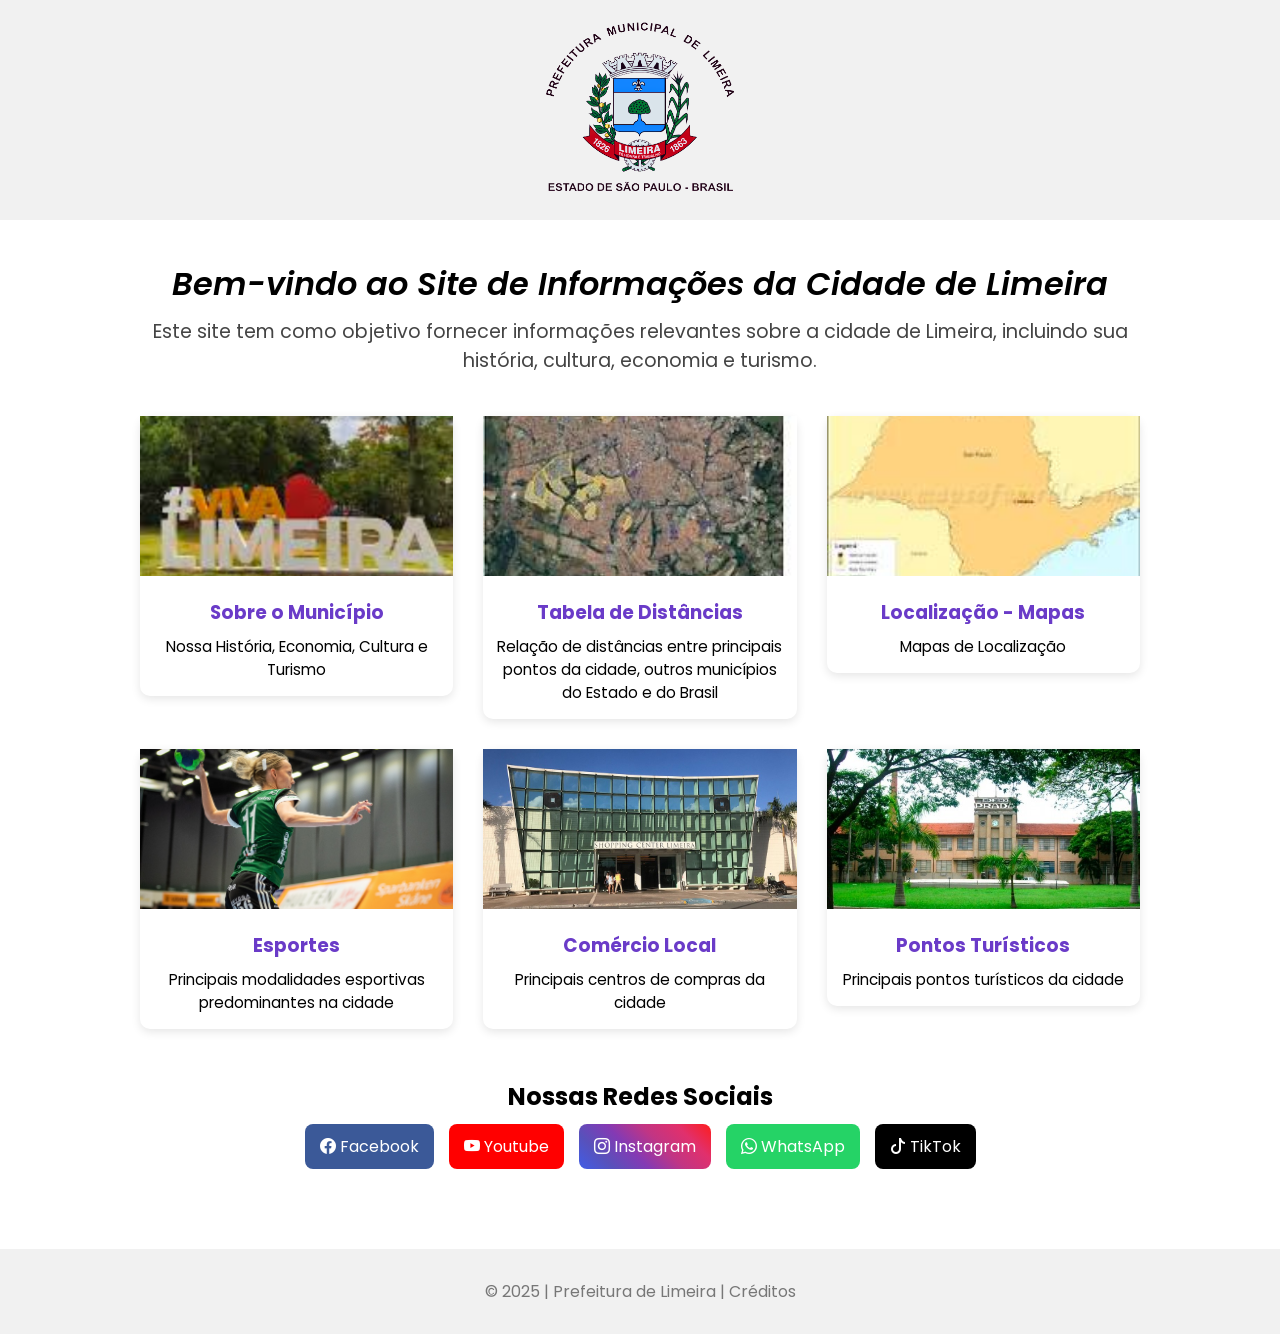
<file: index.html>
<!DOCTYPE html>
<html lang="pt-BR">
<head>
    <meta charset="UTF-8">
    <meta name="viewport" content="width=device-width, initial-scale=1.0">
    <title>Prefeitura do Município de Limeira</title>
    <meta name="description" content="Site de informações sobre a Cidade de Limeira">
    <link rel="stylesheet" href="style_lim.css">
</head>
<body>
    <!-- Esta seção é o cabeçalho (apertar control e ;) -->
    <header>
        <img src="fotos/brasao.png" alt="Brasão da Prefeitura">
    </header>

    <main>
        <section class="destaque">
            <h1>Bem-vindo ao Site de Informações da Cidade de Limeira</h1>
            <p>Este site tem como objetivo fornecer informações relevantes sobre a cidade de Limeira, incluindo sua história, cultura, economia e turismo.</p>
            </div>
        </section>

        <section class="grid-home">

            <a href="municipio.html">
                <div class="card">
                    <img src="fotos/Banner.png" alt="Imagem do card da página município">
                    <h3>Sobre o Município</h3>
                    <p>Nossa História, Economia, Cultura e Turismo</p>
                </div>
            </a>

            <a href="distancia.html">
                <div class="card">
                    <img src="fotos/distancia.jpg" alt="Imagem do card da página distância">
                    <h3>Tabela de Distâncias</h3>
                    <p>Relação de distâncias entre principais pontos da cidade, outros municípios do Estado e do Brasil</p>
                </div>
            </a>
            
            <a href="localizacao.html">
               <div class="card">
                    <img src="fotos/mapa.jpg" alt="Imagem do card da página localização">
                    <h3>Localização - Mapas</h3>
                    <p>Mapas de Localização</p>
                </div>
            </a>

            <a href="esportes.html">
               <div class="card">
                    <img src="fotos/esportes.jpg" alt="Imagem do card da página esportes">
                    <h3>Esportes</h3>
                    <p>Principais modalidades esportivas predominantes na cidade</p>
               </div>
            </a>

            <a href="comercio.html">
                <div class="card">
                    <img src="fotos/Shoping Limeira.jpg"Imagem do card da página comércio">
                    <h3>Comércio Local</h3>
                    <p>Principais centros de compras da cidade</p>
                </div>
            </a>

            <a href="pontos.html">
               <div class="card">
                    <img src="fotos/edificio_prada.jpg" alt="Imagem do card da página pontos">
                    <h3>Pontos Turísticos</h3>
                    <p>Principais pontos turísticos da cidade</p>
               </div>
            </a>

            

            </section>

        <H2>Nossas Redes Sociais</H2>
        <section class="redes-sociais">
            <a href="https://Facebook.com" target="_blank"><i class="bi bi-facebook"></i> Facebook</a>
            <a href="https://Youtube.com" target="_blank"><i class="bi bi-youtube"></i> Youtube</a>
            <a href="https://Instagram.com" target="_blank"><i class="bi bi-instagram"></i> Instagram</a>
            <a href="https://WhatsApp.com" target="_blank"><i class="bi bi-whatsapp"></i> WhatsApp</a>
            <a href="https://TikTok.com" target="_blank"><i class="bi bi-tiktok"></i> TikTok</a>
        </section>


    </main>
    <footer>
        &copy; 2025 | Prefeitura de Limeira | Créditos 
    </footer>
</body>
</html>
</file>
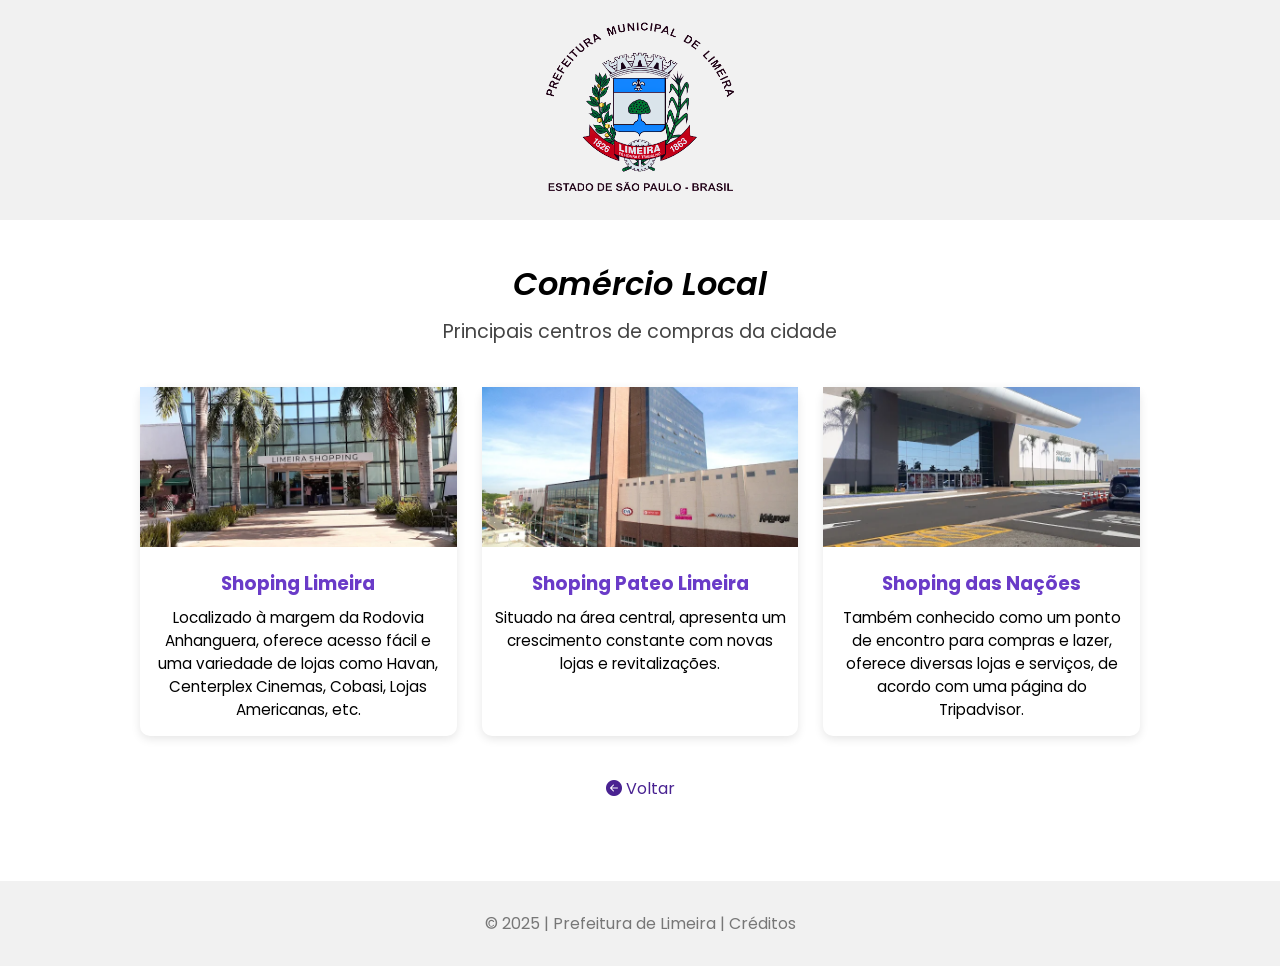
<file: comercio.html>
<!DOCTYPE html>
<html lang="pt-BR">

<head>
    <meta charset="UTF-8">
    <meta name="viewport" content="width=device-width, initial-scale=1.0">
    <title>Prefeitura do Município de Limeira</title>
    <meta name="description" content="Site de informações sobre a Cidade de Limeira">
    <link rel="stylesheet" href="style_lim.css">
</head>

<body>
    <!-- Esta seção é o cabeçalho (apertar control e ;) -->
    <header>
        <img src="fotos/brasao.png" alt="Brasão da Prefeitura">
    </header>

    <main>
        <section class="destaque">
            <h1>Comércio Local</h1>
            <p>Principais centros de compras da cidade</p>
        </section>

        <section class="grid-comercio">
            <div class="card">
                <img src="fotos/limeira_sho.webp" alt="Imagem do card limeira shoping">
                <h3>Shoping Limeira</h3>
                <p>Localizado à margem da Rodovia Anhanguera, oferece acesso fácil e uma variedade de lojas como Havan, Centerplex Cinemas, Cobasi, Lojas Americanas, etc.</p>
            </div>
                        
            <div class="card">
                <img src="fotos/Pateo.webp" alt="Imagem do card pateo limeira">
                <h3>Shoping Pateo Limeira</h3>
                <p>Situado na área central, apresenta um crescimento constante com novas lojas e revitalizações.</p>
            </div>
            
            <div class="card">
                <img src="fotos/nacoes.webp" alt="Imagem do card naçoes">
                <h3>Shoping das Nações</h3>
                <p>Também conhecido como um ponto de encontro para compras e lazer, oferece diversas lojas e serviços, de acordo com uma página do Tripadvisor.</p>
            </div>
                      
                      
        </section>

        <section class="voltar">
            <a href="index.html"> <i class="bi bi-arrow-left-circle-fill"></i> Voltar</a>
        </section>



    </main>
    <footer>
        &copy; 2025 | Prefeitura de Limeira | Créditos
    </footer>
</body>

</html>
</file>
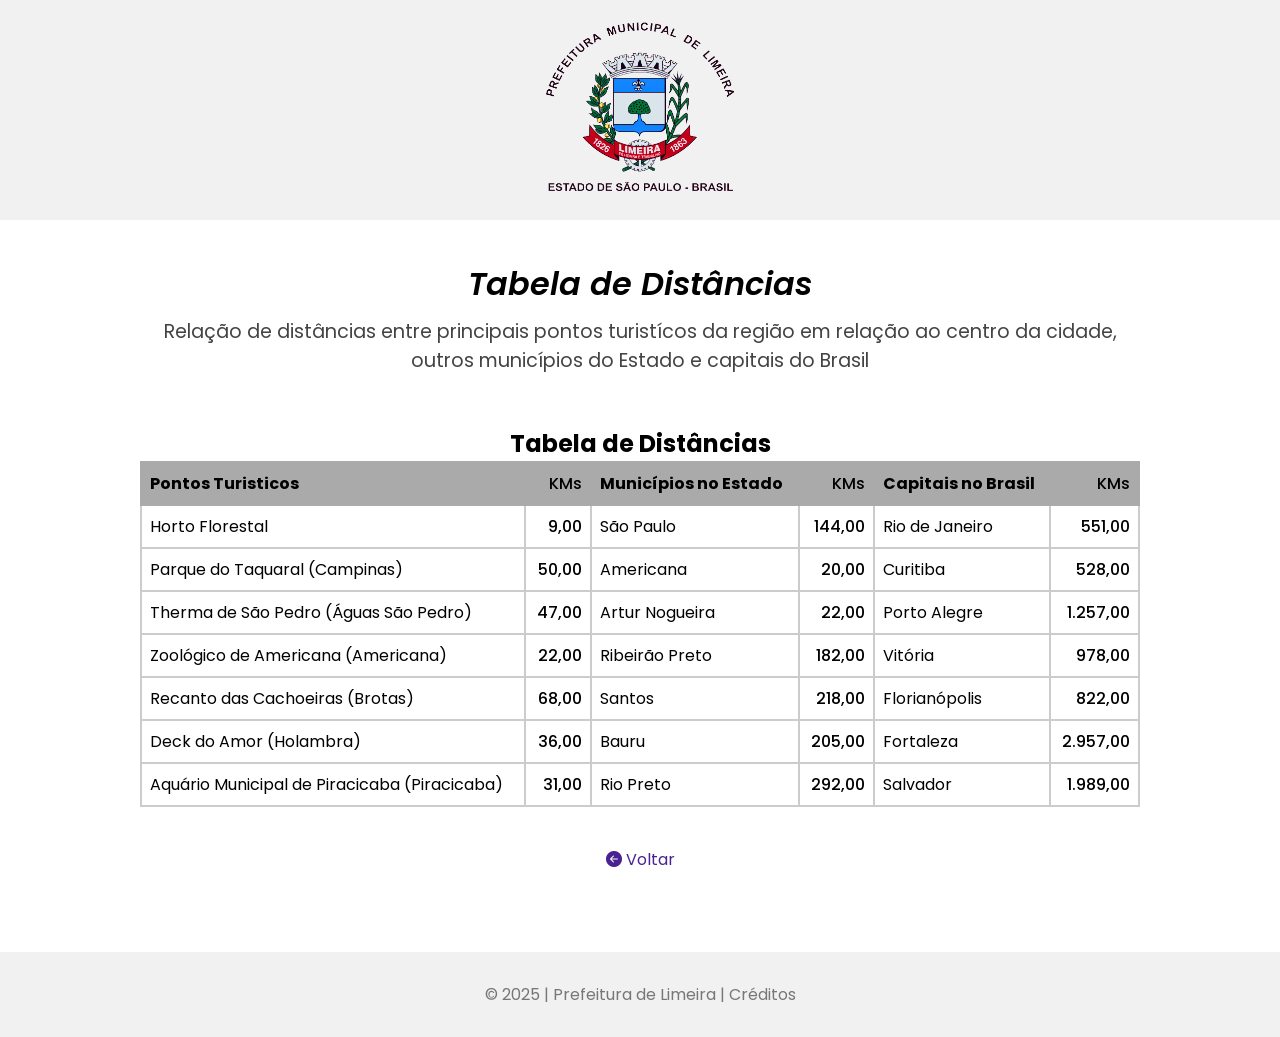
<file: distancia.html>
<!DOCTYPE html>
<html lang="pt-BR">

<head>
    <meta charset="UTF-8">
    <meta name="viewport" content="width=device-width, initial-scale=1.0">
    <title>Prefeitura do Município de Limeira</title>
    <meta name="description" content="Site de informações sobre a Cidade de Limeira">
    <link rel="stylesheet" href="style_lim.css">
</head>

<body>
    <!-- Esta seção é o cabeçalho (apertar control e ;) -->
    <header>
        <img src="fotos/brasao.png" alt="Brasão da Prefeitura">
    </header>

    <main>
        <section class="destaque">
            <h1>Tabela de Distâncias</h1>
            <p>Relação de distâncias entre principais pontos turistícos da região em relação ao centro da cidade, outros municípios do Estado e capitais do Brasil</p>


        </section>
            <h2>Tabela de Distâncias</h2>
            <table class="tabela1">
                <thead>
                    <tr>                                  
                        <th>Pontos Turisticos</th>                                     
                        <th>KMs</th>
                        <th>Municípios no Estado</th>
                        <th>KMs</th>
                        <th>Capitais no Brasil</th>
                        <th>KMs</th>

                    </tr>
                </thead>
                <tbody>
                    <tr>
                        <td>Horto Florestal</td>
                        <td>9,00</td>
                        <td>São Paulo</td>
                        <td>144,00</td>
                        <td>Rio de Janeiro</td>
                        <td>551,00</td>

                    </tr>
                    <tr>
                        <td>Parque do Taquaral (Campinas)</td>
                        <td>50,00</td>
                        <td>Americana</td>
                        <td>20,00</td>
                        <td>Curitiba</td>
                        <td>528,00</td>

                    </tr>
                    <tr>
                        <td>Therma de São Pedro (Águas São Pedro)</td>
                        <td>47,00</td>
                        <td>Artur Nogueira</td>
                        <td>22,00</td>
                        <td>Porto Alegre</td>
                        <td>1.257,00</td>

                    </tr>
                    <tr>
                        <td>Zoológico de Americana (Americana)</td>
                        <td>22,00</td>
                        <td>Ribeirão Preto</td>
                        <td>182,00</td>
                        <td>Vitória</td>
                        <td>978,00</td>

                    </tr>
                    <tr>
                        <td>Recanto das Cachoeiras (Brotas)</td>
                        <td>68,00</td>
                        <td>Santos</td>
                        <td>218,00</td>
                        <td>Florianópolis</td>
                        <td>822,00</td>

                    </tr>
                    <tr>
                        <td>Deck do Amor (Holambra)</td>
                        <td>36,00</td>
                        <td>Bauru</td>
                        <td>205,00</td>
                        <td>Fortaleza</td>
                        <td>2.957,00</td>

                    </tr>
                    <tr>
                        <td>Aquário Municipal de Piracicaba (Piracicaba)</td>
                        <td>31,00</td>
                        <td>Rio Preto</td>
                        <td>292,00</td>
                        <td>Salvador</td>
                        <td>1.989,00</td>

                    </tr>
                </tbody>
            </table>
            
        <section class="servicos">


        </section>

        <section class="voltar">
            <a href="index.html"> <i class="bi bi-arrow-left-circle-fill"></i> Voltar</a>
        </section>



    </main>
    <footer>
        &copy; 2025 | Prefeitura de Limeira | Créditos
    </footer>
</body>

</html>
</file>
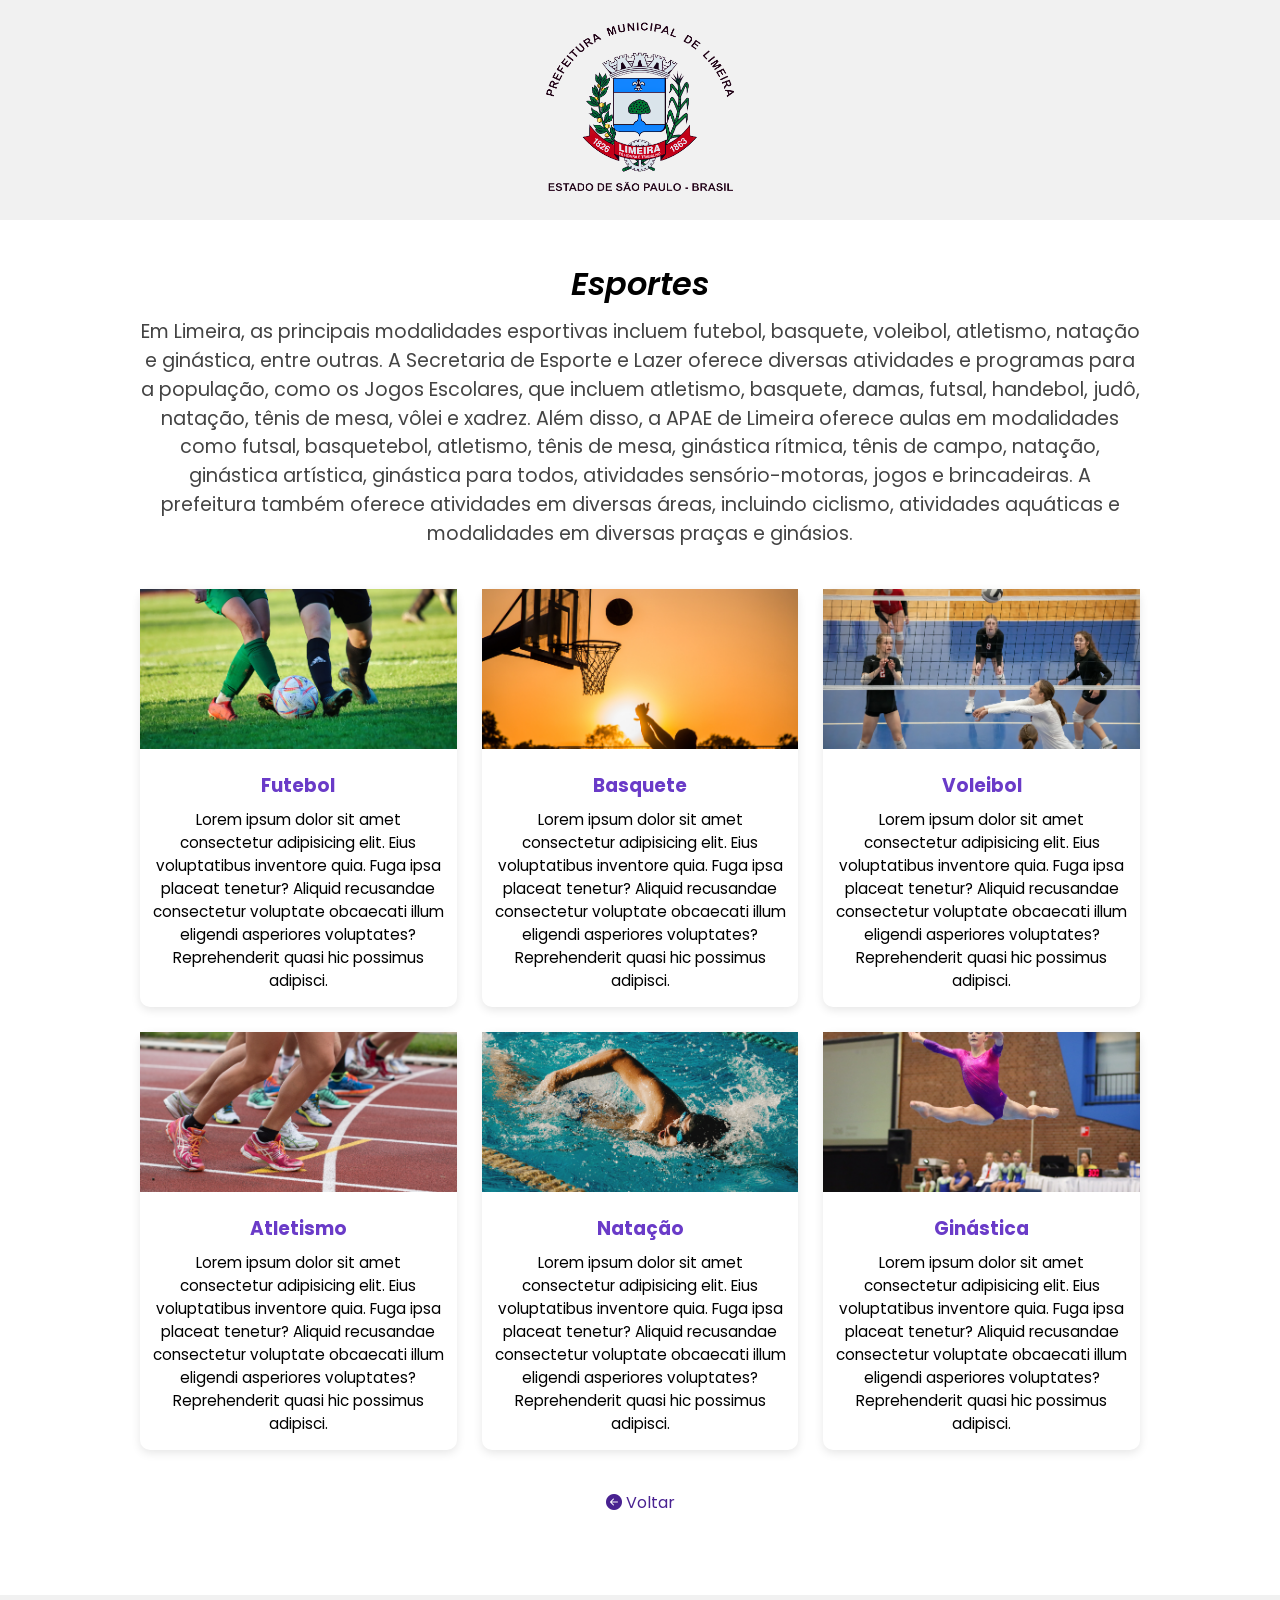
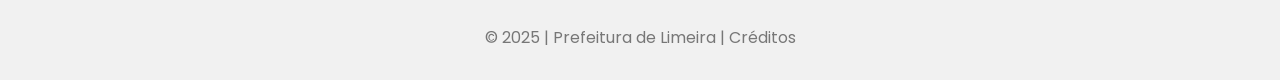
<file: esportes.html>
<!DOCTYPE html>
<html lang="pt-BR">

<head>
    <meta charset="UTF-8">
    <meta name="viewport" content="width=device-width, initial-scale=1.0">
    <title>Prefeitura do Município de Limeira</title>
    <meta name="description" content="Site de informações sobre a Cidade de Limeira">
    <link rel="stylesheet" href="style_lim.css">
</head>

<body>
    <!-- Esta seção é o cabeçalho (apertar control e ;) -->
    <header>
        <img src="fotos/brasao.png" alt="Brasão da Prefeitura">
    </header>

    <main>
        <section class="destaque">
            <h1>Esportes</h1>
            <p>Em Limeira, as principais modalidades esportivas incluem futebol, basquete, voleibol, atletismo, natação e ginástica, entre outras. A Secretaria de Esporte e Lazer oferece diversas atividades e programas para a população, como os Jogos Escolares, que incluem atletismo, basquete, damas, futsal, handebol, judô, natação, tênis de mesa, vôlei e xadrez. Além disso, a APAE de Limeira oferece aulas em modalidades como futsal, basquetebol, atletismo, tênis de mesa, ginástica rítmica, tênis de campo, natação, ginástica artística, ginástica para todos, atividades sensório-motoras, jogos e brincadeiras. A prefeitura também oferece atividades em diversas áreas, incluindo ciclismo, atividades aquáticas e modalidades em diversas praças e ginásios.</p>
        </section>

        <section class="grid-esportes">
            <div class="card">
                <img src="fotos/futebol.png" alt="Imagem do card futebol">
                <h3>Futebol</h3>
                <p>Lorem ipsum dolor sit amet consectetur adipisicing elit. Eius voluptatibus inventore quia. Fuga ipsa placeat tenetur? Aliquid recusandae consectetur voluptate obcaecati illum eligendi asperiores voluptates? Reprehenderit quasi hic possimus adipisci.</p>
            </div>

            <div class="card">
                <img src="fotos/basquete.png" alt="Imagem do card basquete">
                <h3>Basquete</h3>
                <p>Lorem ipsum dolor sit amet consectetur adipisicing elit. Eius voluptatibus inventore quia. Fuga ipsa placeat tenetur? Aliquid recusandae consectetur voluptate obcaecati illum eligendi asperiores voluptates? Reprehenderit quasi hic possimus adipisci.</p>
            </div>
            
            <div class="card">
                <img src="fotos/voleibol.png" alt="Imagem do card voleibol">
                <h3>Voleibol</h3>
                <p>Lorem ipsum dolor sit amet consectetur adipisicing elit. Eius voluptatibus inventore quia. Fuga ipsa placeat tenetur? Aliquid recusandae consectetur voluptate obcaecati illum eligendi asperiores voluptates? Reprehenderit quasi hic possimus adipisci.</p>
            </div>

            <div class="card">
                <img src="fotos/atletismo.png" alt="Imagem do card atletismo">
                <h3>Atletismo</h3>
                <p>Lorem ipsum dolor sit amet consectetur adipisicing elit. Eius voluptatibus inventore quia. Fuga ipsa placeat tenetur? Aliquid recusandae consectetur voluptate obcaecati illum eligendi asperiores voluptates? Reprehenderit quasi hic possimus adipisci.</p>
            </div>
                        
            <div class="card">
                <img src="fotos/natacao.png" alt="Imagem do card natação">
                <h3>Natação</h3>
                <p>Lorem ipsum dolor sit amet consectetur adipisicing elit. Eius voluptatibus inventore quia. Fuga ipsa placeat tenetur? Aliquid recusandae consectetur voluptate obcaecati illum eligendi asperiores voluptates? Reprehenderit quasi hic possimus adipisci.</p>
            </div>

            <div class="card">
                <img src="fotos/ginastica.png" alt="Imagem do card ginástica">
                <h3>Ginástica</h3>
                <p>Lorem ipsum dolor sit amet consectetur adipisicing elit. Eius voluptatibus inventore quia. Fuga ipsa placeat tenetur? Aliquid recusandae consectetur voluptate obcaecati illum eligendi asperiores voluptates? Reprehenderit quasi hic possimus adipisci.</p>
            </div>
          
        </section>

        <section class="voltar">
            <a href="index.html"> <i class="bi bi-arrow-left-circle-fill"></i> Voltar</a>
        </section>



    </main>
    <footer>
        &copy; 2025 | Prefeitura de Limeira | Créditos
    </footer>
</body>

</html>
</file>
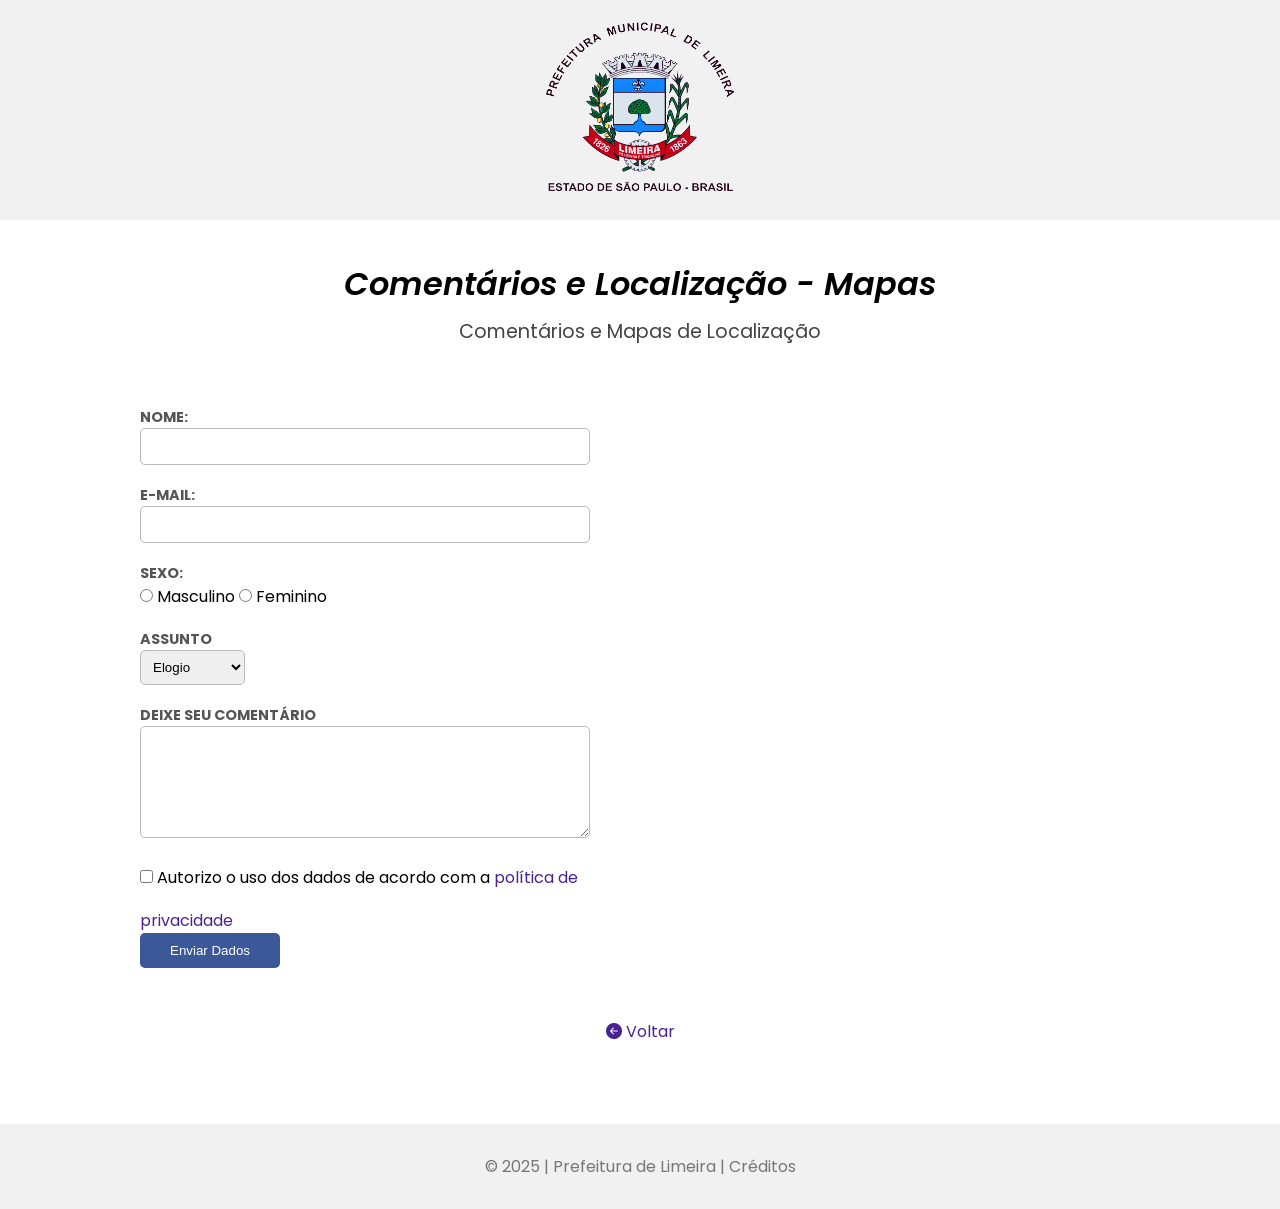
<file: localizacao.html>
<!DOCTYPE html>
<html lang="pt-BR">

<head>
    <meta charset="UTF-8">
    <meta name="viewport" content="width=device-width, initial-scale=1.0">
    <title>Prefeitura do Município de Limeira</title>
    <meta name="description" content="Site de informações sobre a Cidade de Limeira">
    <link rel="stylesheet" href="style_lim.css">
</head>

<body>
    <!-- Esta seção é o cabeçalho (apertar control e ;) -->
    <header>
        <img src="fotos/brasao.png" alt="Brasão da Prefeitura">
    </header>

    <main>
        <section class="destaque">
            <h1>Comentários e Localização - Mapas</h1>
            <p>Comentários e Mapas de Localização</p>


        </section>

        <section class="localizacao">
             <div>
               <form action="" method="post" name="form1" id="form1">
                <div>
                    <label for="">Nome:</label>
                    <input type="text" id="nome" name="nome" required>
                </div>
                <div>
                    <label for="">E-mail:</label>
                    <input type="email" id="correio eletrônico" name="correio eletrônico" required>
                </div>
                <div>
                    <label for="">Sexo:</label>
                    <input type="radio" id="masculino" name="sexo" value="masc"> Masculino
                    <input type="radio" id="feminino" name="sexo" value="fem"> Feminino
                </div>
                <div>
                    <label for="">Assunto</label>
                    <select name="assunto" id="assunto">
                        <option></option>    
                        <option>Crítica</option>
                        <option>Dúvida</option>
                        <option>Sugestão</option>
                        <option selected>Elogio</option>
                        <option>Informação</option>
                        <option>Outro</option>
                    </select>
                </div>
                <div>
                    <label for="">Deixe seu Comentário</label>
                    <textarea name="comentario" id="comentario" rows="6"></textarea>
                </div>
                <div>
                    <input type="checkbox" name="lgpd" id="lgpd" value="sim">
                    Autorizo o uso dos dados de acordo com a <a href="#">política de privacidade</a>
                </div>
                <div>
                    <input type="submit" name="enviar" id="envia" value="Enviar Dados">
                </div>

               </form>

            </div>
            <div>
                <iframe src="https://www.google.com/maps/embed?pb=!4v1749576034282!6m8!1m7!1sCAoSFkNJSE0wb2dLRUlDQWdJQ2N5NXFXY0E.!2m2!1d-22.57210828256127!2d-47.40900458804759!3f250.21993898513426!4f11.623647323535224!5f0.7820865974627469" style="border:0;" allowfullscreen="" loading="lazy" referrerpolicy="no-referrer-when-downgrade"></iframe>
            </div>


        </section>

        <section class="voltar">
            <a href="index.html"> <i class="bi bi-arrow-left-circle-fill"></i> Voltar</a>
        </section>



    </main>
    <footer>
        &copy; 2025 | Prefeitura de Limeira | Créditos
    </footer>
</body>

</html>
</file>
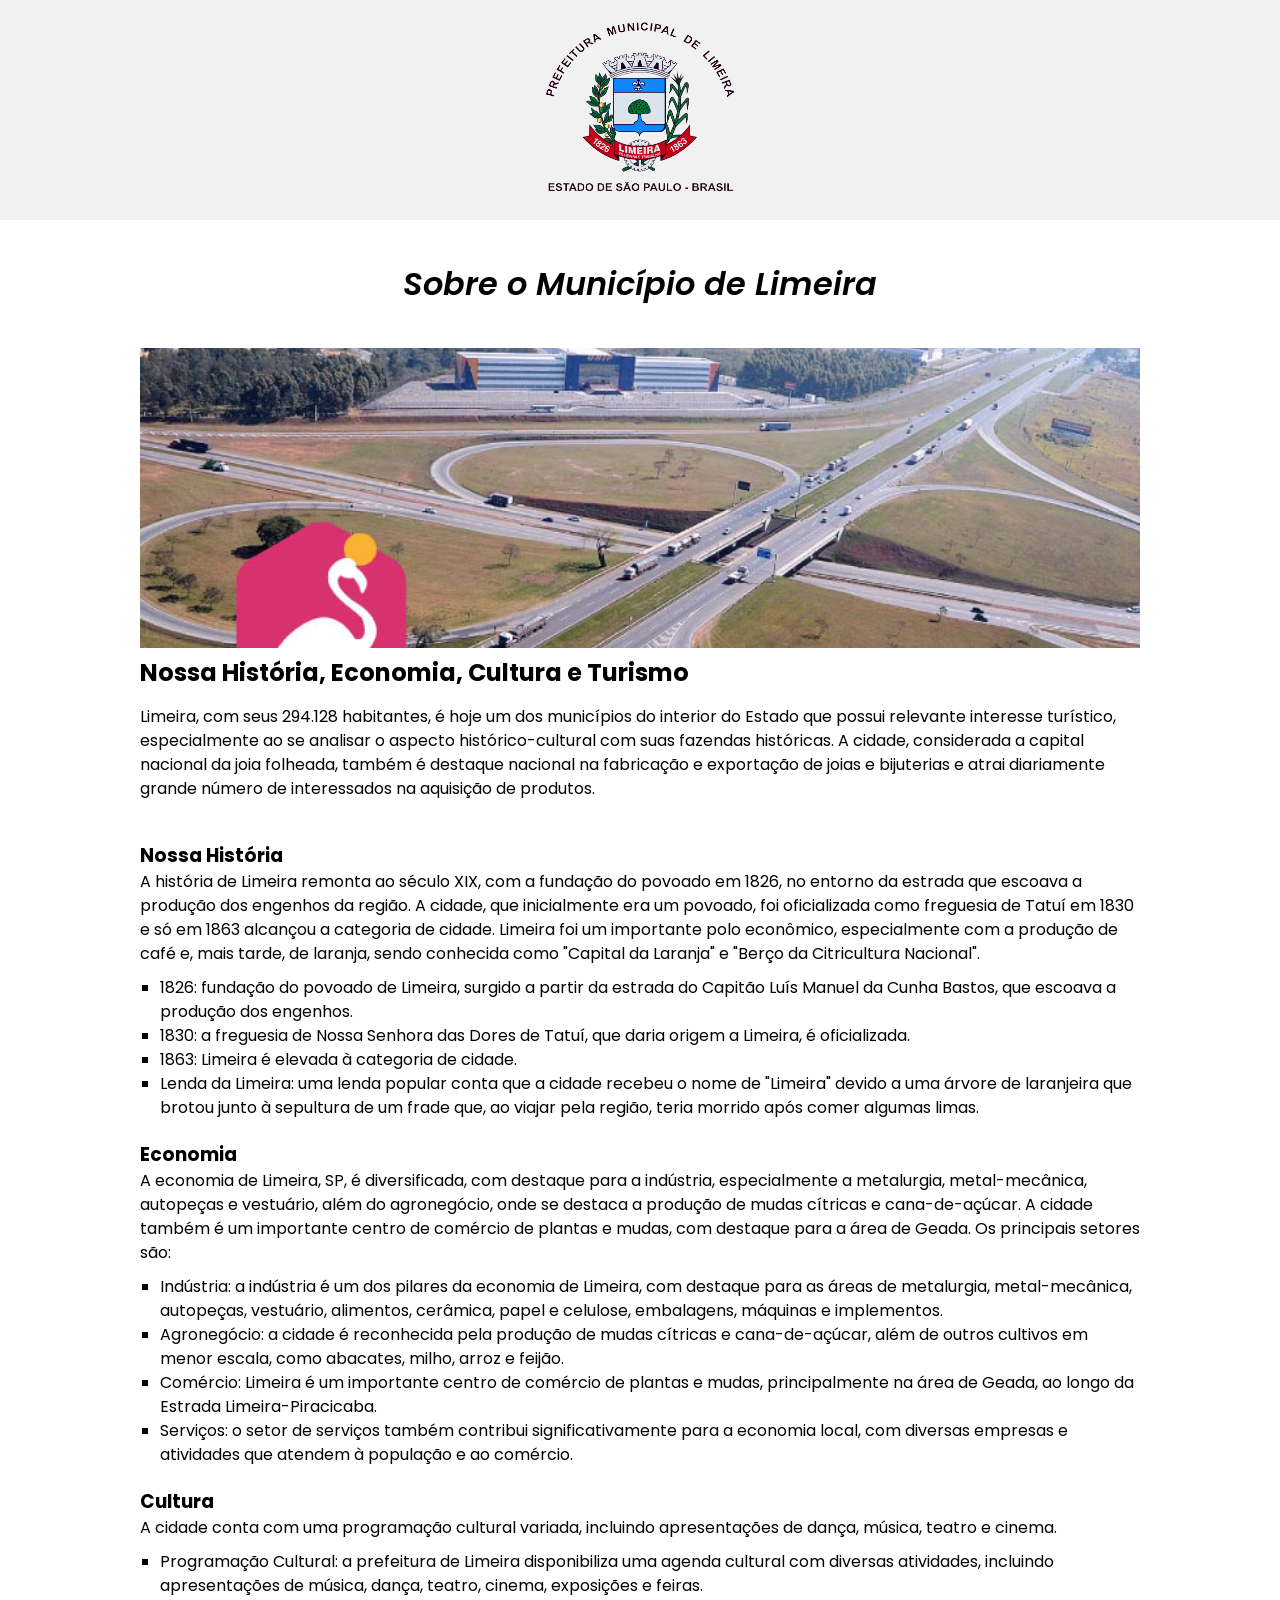
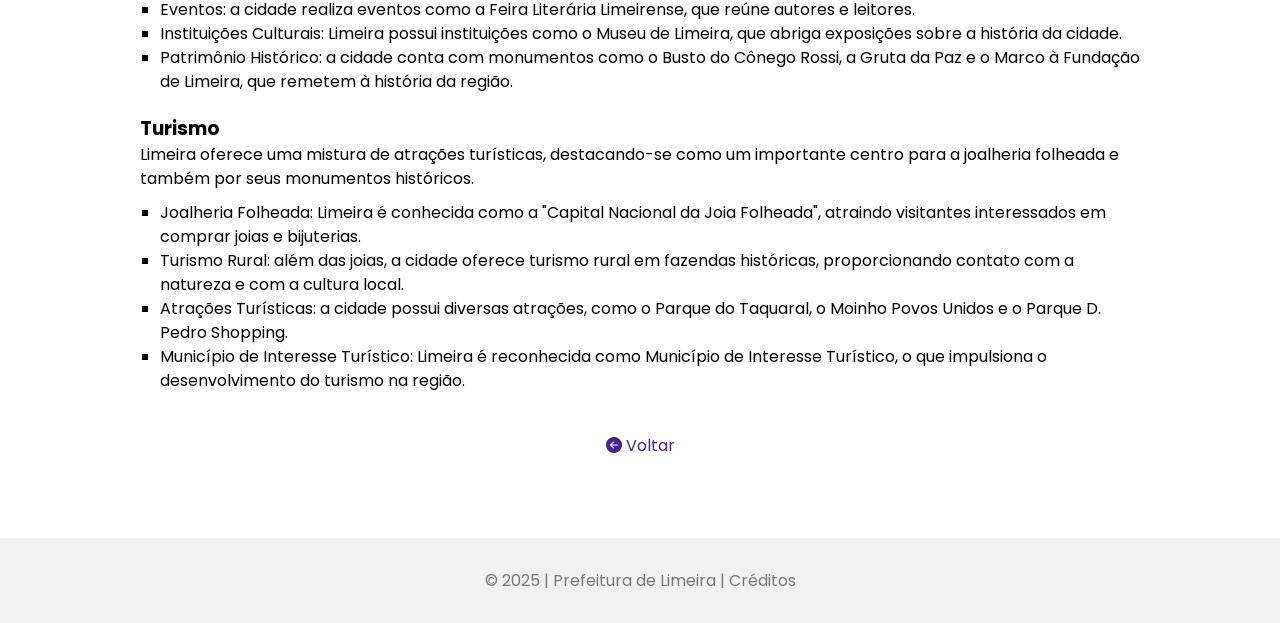
<file: municipio.html>
<!DOCTYPE html>
<html lang="pt-BR">

<head>
    <meta charset="UTF-8">
    <meta name="viewport" content="width=device-width, initial-scale=1.0">
    <title>Prefeitura do Município de Limeira</title>
    <meta name="description" content="Site de informações sobre a Cidade de Limeira">
    <link rel="stylesheet" href="style_lim.css">
</head>

<body>
    <!-- Esta seção é o cabeçalho (apertar control e ;) -->
    <header>
        <img src="fotos/brasao.png" alt="Brasão da Prefeitura">
    </header>

    <main>
        <section class="destaque">
            <h1>Sobre o Município de Limeira</h1>


        </section>

        <section class="grid-municipio">
            <div>
                <img src="fotos/municipio.jpg" alt="foto institucional do Município de Limeira">  
            </div>
            <div>
                <h2>Nossa História, Economia, Cultura e Turismo</h2>
                <p>Limeira, com seus 294.128 habitantes, é hoje um dos municípios do interior do Estado que possui relevante interesse turístico, especialmente ao se analisar o aspecto histórico-cultural com suas fazendas históricas. A cidade, considerada a capital nacional da joia folheada, também é destaque nacional na fabricação e exportação de joias e bijuterias e atrai diariamente grande número de interessados na aquisição de produtos.</p>
            </div>
                          
        </section>

        <section class="grid-municipio">
            <div>
                <h3>Nossa História</h3>
                <p>A história de Limeira remonta ao século XIX, com a fundação do povoado em 1826, no entorno da estrada que escoava a produção dos engenhos da região. A cidade, que inicialmente era um povoado, foi oficializada como freguesia de Tatuí em 1830 e só em 1863 alcançou a categoria de cidade. Limeira foi um importante polo econômico, especialmente com a produção de café e, mais tarde, de laranja, sendo conhecida como "Capital da Laranja" e "Berço da Citricultura Nacional".</p>
                <ul>            
                    <li>1826: fundação do povoado de Limeira, surgido a partir da estrada do Capitão Luís Manuel da Cunha Bastos, que escoava a produção dos engenhos.</li>
                    <li>1830: a freguesia de Nossa Senhora das Dores de Tatuí, que daria origem a Limeira, é oficializada.</li>
                    <li>1863: Limeira é elevada à categoria de cidade.</li>
                    <li>Lenda da Limeira: uma lenda popular conta que a cidade recebeu o nome de "Limeira" devido a uma árvore de laranjeira que brotou junto à sepultura de um frade que, ao viajar pela região, teria morrido após comer algumas limas.</li>
                </ul>
            </div>
                
            <div>
                <h3>Economia</h3>
                <p>A economia de Limeira, SP, é diversificada, com destaque para a indústria, especialmente a metalurgia, metal-mecânica, autopeças e vestuário, além do agronegócio, onde se destaca a produção de mudas cítricas e cana-de-açúcar. A cidade também é um importante centro de comércio de plantas e mudas, com destaque para a área de Geada. Os principais setores são:</p>
                <ul>
                    <li>Indústria: a indústria é um dos pilares da economia de Limeira, com destaque para as áreas de metalurgia, metal-mecânica, autopeças, vestuário, alimentos, cerâmica, papel e celulose, embalagens, máquinas e implementos.</li>
                    <li>Agronegócio: a cidade é reconhecida pela produção de mudas cítricas e cana-de-açúcar, além de outros cultivos em menor escala, como abacates, milho, arroz e feijão.</li>
                    <li>Comércio: Limeira é um importante centro de comércio de plantas e mudas, principalmente na área de Geada, ao longo da Estrada Limeira-Piracicaba.</li>
                    <li>Serviços: o setor de serviços também contribui significativamente para a economia local, com diversas empresas e atividades que atendem à população e ao comércio.</li>
                </ul>
            </div>

            <div>
                <h3>Cultura</h3>
                <p>A cidade conta com uma programação cultural variada, incluindo apresentações de dança, música, teatro e cinema.</p>
                <ul>
                    <li>Programação Cultural: a prefeitura de Limeira disponibiliza uma agenda cultural com diversas atividades, incluindo apresentações de música, dança, teatro, cinema, exposições e feiras.</li>
                    <li>Eventos: a cidade realiza eventos como a Feira Literária Limeirense, que reúne autores e leitores.</li>
                    <li>Instituições Culturais: Limeira possui instituições como o Museu de Limeira, que abriga exposições sobre a história da cidade.</li>
                    <li>Patrimônio Histórico: a cidade conta com monumentos como o Busto do Cônego Rossi, a Gruta da Paz e o Marco à Fundação de Limeira, que remetem à história da região.</li>
                </ul>
            </div>
            <div>
                <h3>Turismo</h3>
                <p>Limeira oferece uma mistura de atrações turísticas, destacando-se como um importante centro para a joalheria folheada e também por seus monumentos históricos.</p>
                <ul>
                    <li>Joalheria Folheada: Limeira é conhecida como a "Capital Nacional da Joia Folheada", atraindo visitantes interessados em comprar joias e bijuterias.</li>
                    <li>Turismo Rural: além das joias, a cidade oferece turismo rural em fazendas históricas, proporcionando contato com a natureza e com a cultura local.</li>
                    <li>Atrações Turísticas: a cidade possui diversas atrações, como o Parque do Taquaral, o Moinho Povos Unidos e o Parque D. Pedro Shopping.</li>
                    <li>Município de Interesse Turístico: Limeira é reconhecida como Município de Interesse Turístico, o que impulsiona o desenvolvimento do turismo na região.</li>
                </ul>
            </div>

            </div>
        </section>
        
        <section class="voltar">
            <a href="index.html"> <i class="bi bi-arrow-left-circle-fill"></i> Voltar</a>
        </section>


    </main>
    <footer>
        &copy; 2025 | Prefeitura de Limeira | Créditos
    </footer>
</body>

</html>
</file>
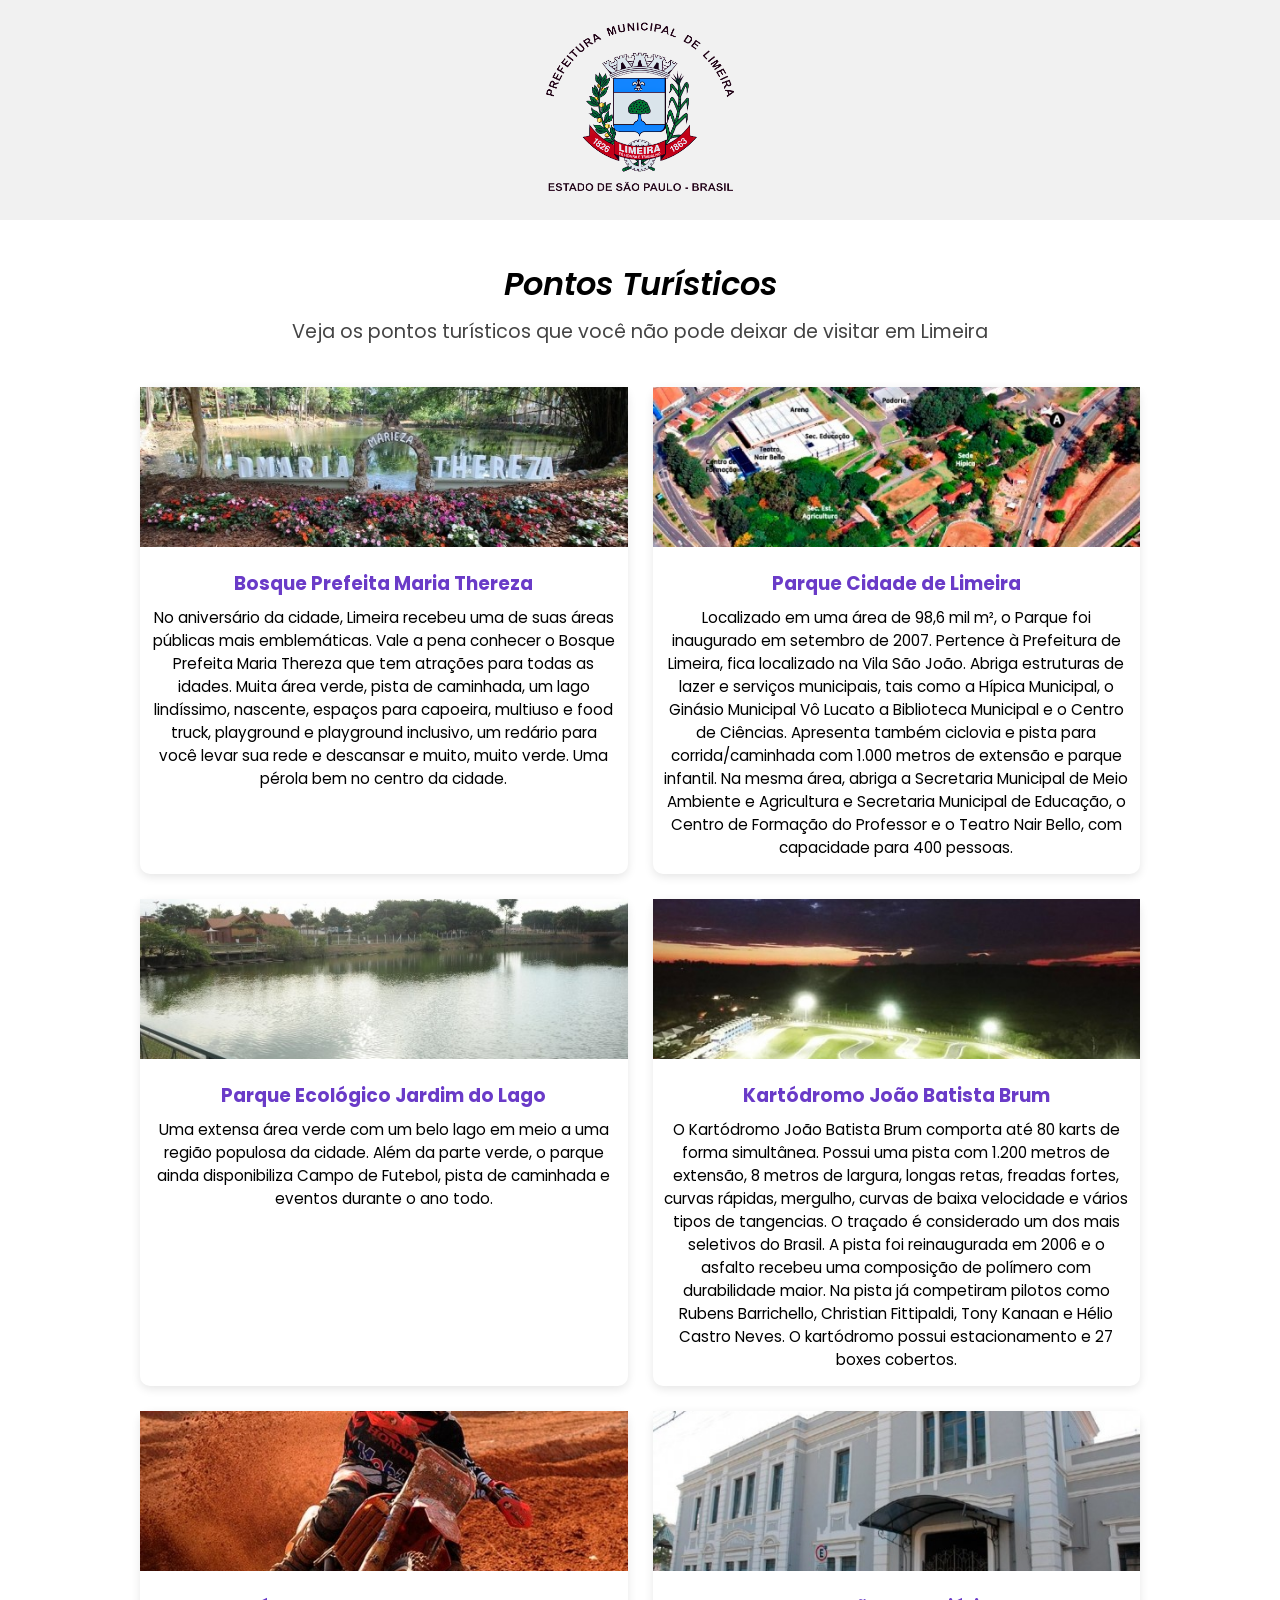
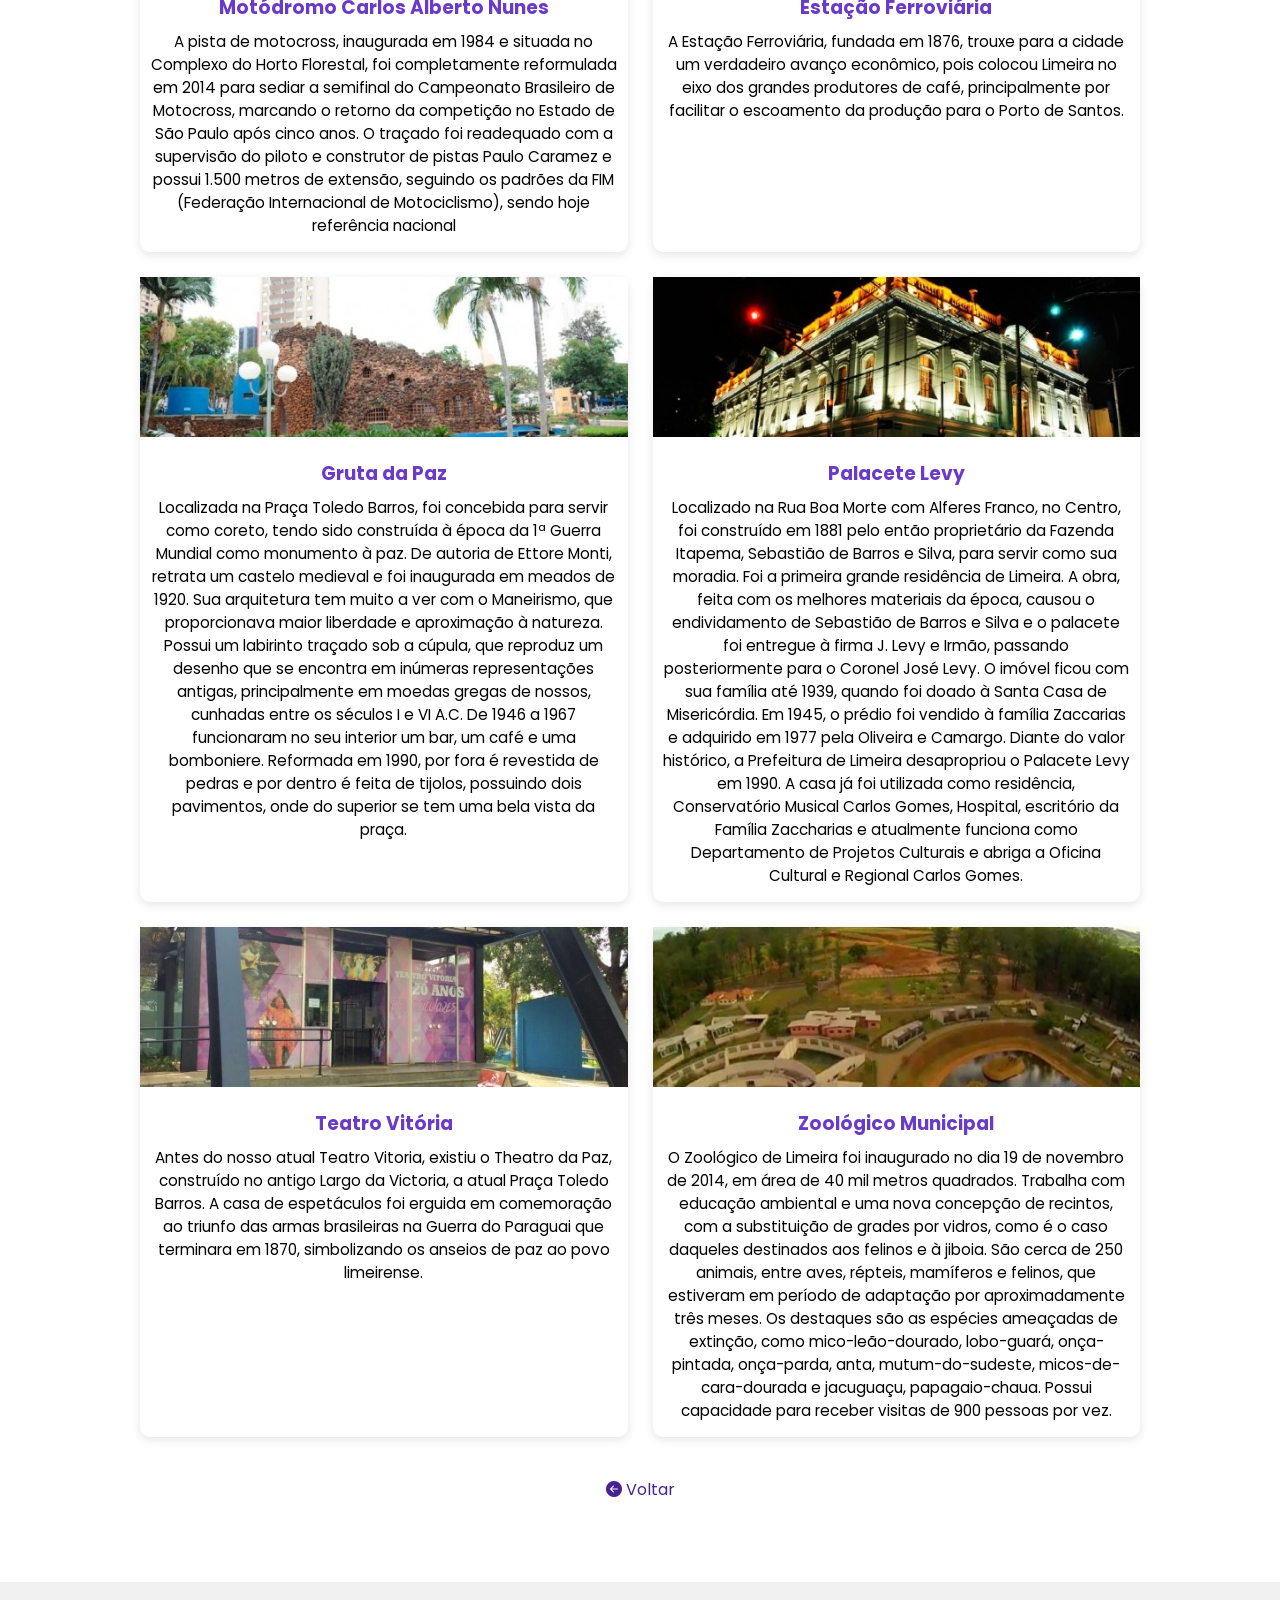
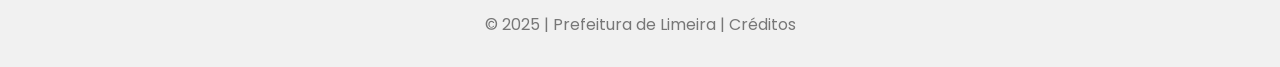
<file: pontos.html>
<!DOCTYPE html>
<html lang="pt-BR">

<head>
    <meta charset="UTF-8">
    <meta name="viewport" content="width=device-width, initial-scale=1.0">
    <title>Prefeitura do Município de Limeira</title>
    <meta name="description" content="Site de informações sobre a Cidade de Limeira">
    <link rel="stylesheet" href="style_lim.css">
</head>

<body>
    <!-- Esta seção é o cabeçalho (apertar control e ;) -->
    <header>
        <img src="fotos/brasao.png" alt="Brasão da Prefeitura">
    </header>

    <main>
        <section class="destaque">
            <h1>Pontos Turísticos</h1>
            <p>Veja os pontos turísticos que você não pode deixar de visitar em Limeira</p>
        </section>

        <section class="grid-pontos">
            <div class="card">
                <img src="fotos/bosque.jpg" alt="Imagem do card bosque">
                <h3>Bosque Prefeita Maria Thereza</h3>
                <p>No aniversário da cidade, Limeira recebeu uma de suas áreas públicas mais emblemáticas. Vale a pena conhecer o Bosque Prefeita Maria Thereza que tem atrações para todas as idades. Muita área verde, pista de caminhada, um lago lindíssimo, nascente, espaços para capoeira, multiuso e food truck, playground e playground inclusivo, um redário para você levar sua rede e descansar e muito, muito verde. Uma pérola bem no centro da cidade.</p>
            </div>
                        
            <div class="card">
                <img src="fotos/parque_cidade.jpg"Imagem do card parque cidade">
                <h3>Parque Cidade de Limeira</h3>
                <p>Localizado em uma área de 98,6 mil m², o Parque foi inaugurado em setembro de 2007. Pertence à Prefeitura de Limeira, fica localizado na Vila São João. Abriga estruturas de lazer e serviços municipais, tais como a Hípica Municipal, o Ginásio Municipal Vô Lucato a Biblioteca Municipal e o Centro de Ciências. Apresenta também ciclovia e pista para corrida/caminhada com 1.000 metros de extensão e parque infantil. Na mesma área, abriga a Secretaria Municipal de Meio Ambiente e Agricultura e Secretaria Municipal de Educação, o Centro de Formação do Professor e o Teatro Nair Bello, com capacidade para 400 pessoas.</p>
            </div>
            
            <div class="card">
                <img src="fotos/parque_jd_lago.jpg" alt="Imagem do card parque jardim do lago">
                <h3>Parque Ecológico Jardim do Lago</h3>
                <p>Uma extensa área verde com um belo lago em meio a uma região populosa da cidade. Além da parte verde, o parque ainda disponibiliza Campo de Futebol, pista de caminhada e eventos durante o ano todo.</p>
            </div>
                       
            <div class="card">
                <img src="fotos/cartodromo.jpg" alt="Imagem do card cartodromo">
                <h3>Kartódromo João Batista Brum</h3>
                <p>O Kartódromo João Batista Brum comporta até 80 karts de forma simultânea. Possui uma pista com 1.200 metros de extensão, 8 metros de largura, longas retas, freadas fortes, curvas rápidas, mergulho, curvas de baixa velocidade e vários tipos de tangencias. O traçado é considerado um dos mais seletivos do Brasil. A pista foi reinaugurada em 2006 e o asfalto recebeu uma composição de polímero com durabilidade maior. Na pista já competiram pilotos como Rubens Barrichello, Christian Fittipaldi, Tony Kanaan e Hélio Castro Neves. O kartódromo possui estacionamento e 27 boxes cobertos.</p>
            </div>
                        
            <div class="card">
                <img src="fotos/motodromo.jpg" alt="Imagem do card motodromo">
                <h3>Motódromo Carlos Alberto Nunes</h3>
                <p>A pista de motocross, inaugurada em 1984 e situada no Complexo do Horto Florestal, foi completamente reformulada em 2014 para sediar a semifinal do Campeonato Brasileiro de Motocross, marcando o retorno da competição no Estado de São Paulo após cinco anos. O traçado foi readequado com a supervisão do piloto e construtor de pistas Paulo Caramez e possui 1.500 metros de extensão, seguindo os padrões da FIM (Federação Internacional de Motociclismo), sendo hoje referência nacional</p>
            </div>
                        
            <div class="card">
                <img src="fotos/estacao_ferroviaria.jpg" alt="Imagem do card estação estacao_ferroviaria">
                <h3>Estação Ferroviária</h3>
                <p>A Estação Ferroviária, fundada em 1876, trouxe para a cidade um verdadeiro avanço econômico, pois colocou Limeira no eixo dos grandes produtores de café, principalmente por facilitar o escoamento da produção para o Porto de Santos.</p>
            </div>

            <div class="card">
                <img src="fotos/gruta.jpg" alt="Imagem do card gruta">
                <h3>Gruta da Paz</h3>
                <p>Localizada na Praça Toledo Barros, foi concebida para servir como coreto, tendo sido construída à época da 1ª Guerra Mundial como monumento à paz. De autoria de Ettore Monti, retrata um castelo medieval e foi inaugurada em meados de 1920. Sua arquitetura tem muito a ver com o Maneirismo, que proporcionava maior liberdade e aproximação à natureza. Possui um labirinto traçado sob a cúpula, que reproduz um desenho que se encontra em inúmeras representações antigas, principalmente em moedas gregas de nossos, cunhadas entre os séculos I e VI A.C. De 1946 a 1967 funcionaram no seu interior um bar, um café e uma bomboniere. Reformada em 1990, por fora é revestida de pedras e por dentro é feita de tijolos, possuindo dois pavimentos, onde do superior se tem uma bela vista da praça.</p>
            </div>

            <div class="card">
                <img src="fotos/palacete_levy.jpg" alt="Imagem do card palacete levy">
                <h3>Palacete Levy</h3>
                <p>Localizado na Rua Boa Morte com Alferes Franco, no Centro, foi construído em 1881 pelo então proprietário da Fazenda Itapema, Sebastião de Barros e Silva, para servir como sua moradia. Foi a primeira grande residência de Limeira. A obra, feita com os melhores materiais da época, causou o endividamento de Sebastião de Barros e Silva e o palacete foi entregue à firma J. Levy e Irmão, passando posteriormente para o Coronel José Levy. O imóvel ficou com sua família até 1939, quando foi doado à Santa Casa de Misericórdia. Em 1945, o prédio foi vendido à família Zaccarias e adquirido em 1977 pela Oliveira e Camargo. Diante do valor histórico, a Prefeitura de Limeira desapropriou o Palacete Levy em 1990. A casa já foi utilizada como residência, Conservatório Musical Carlos Gomes, Hospital, escritório da Família Zaccharias e atualmente funciona como Departamento de Projetos Culturais e abriga a Oficina Cultural e Regional Carlos Gomes.</p>
            </div>

            <div class="card">
                <img src="fotos/teatro_vitoria.jpeg" alt="Imagem do card teatro vitoria">
                <h3>Teatro Vitória</h3>
                <p>Antes do nosso atual Teatro Vitoria, existiu o Theatro da Paz, construído no antigo Largo da Victoria, a atual Praça Toledo Barros. A casa de espetáculos foi erguida em comemoração ao triunfo das armas brasileiras na Guerra do Paraguai que terminara em 1870, simbolizando os anseios de paz ao povo limeirense.</p>
            </div>

            <div class="card">
                <img src="fotos/zoo.jpg" alt="Imagem do card zoológico">
                <h3>Zoológico Municipal</h3>
                <p>O Zoológico de Limeira foi inaugurado no dia 19 de novembro de 2014, em área de 40 mil metros quadrados. Trabalha com educação ambiental e uma nova concepção de recintos, com a substituição de grades por vidros, como é o caso daqueles destinados aos felinos e à jiboia. São cerca de 250 animais, entre aves, répteis, mamíferos e felinos, que estiveram em período de adaptação por aproximadamente três meses. Os destaques são as espécies ameaçadas de extinção, como mico-leão-dourado, lobo-guará, onça-pintada, onça-parda, anta, mutum-do-sudeste, micos-de-cara-dourada e jacuguaçu, papagaio-chaua. Possui capacidade para receber visitas de 900 pessoas por vez.</p>
            </div>
           
          
        </section>

        <section class="voltar">
            <a href="index.html"> <i class="bi bi-arrow-left-circle-fill"></i> Voltar</a>
        </section>



    </main>
    <footer>
        &copy; 2025 | Prefeitura de Limeira | Créditos
    </footer>
</body>

</html>
</file>
<file: style_lim.css>
@import url("https://cdn.jsdelivr.net/npm/bootstrap-icons@1.13.1/font/bootstrap-icons.min.css");
@import url('https://fonts.googleapis.com/css2?family=Poppins:ital,wght@0,100;0,200;0,300;0,400;0,500;0,600;0,700;0,800;0,900;1,100;1,200;1,300;1,400;1,500;1,600;1,700;1,800;1,900&display=swap');

/* é um seletor de formatação universal e aplica-se a todas as tags */
* {
    margin: 0;
    padding: 0;
    box-sizing: border-box;
}

/* Regra */
body {
     font-family: "Poppins", sans-serif;
}

header {
    background-color: #f1f1f1;
    width: auto;
    text-align: center;
    margin: 0px 0px 0px 0px;
    padding: 20px 0px 20px 0px;

    img {
        width: 15%;
    }
}

footer {
    background-color: #f1f1f1;
    padding: 30px;
    text-align: center;
    color: #777;
}

/* Formatação generica para os links */
a {
    text-decoration: none;
    color: #492291;
}

a:hover {
    text-decoration: underline;
}

/* Formatação da Home */

main {
    width: 1000px;
    margin: 0 auto 0 auto;
    padding: 40px 0px 40px 0px;
}

section {
    margin-bottom: 40px;
}

h2 {
    text-align: center;
    margin-top: 50px;
}

/* O ponto (.) indica que destaque é uma classe e não uma tag */
.destaque {
    text-align: center;

    p {
       color: #444;
       font-size: 1.2rem;
       line-height: 150%;
    }

    h1 {
        font-size: 2rem;
        margin-bottom: 10px;
        font-weight: 600;
        font-style: italic;
    }
}

.grid-home {
    display: flex;
    flex-wrap: wrap;
    gap: 30px;

    * {
        flex-basis: 30%;
        flex-grow: 1;
        flex-shrink: 1;
    }

    a {
        text-decoration: none;
        color: #000;
    }

}

.card {
    /* Aplicar sombra */
    /* 0= deslocamento horizontal, 3px= vertical, 10px= desfoque, rgba= cor */
    box-shadow: 0 3px 10px rgba(0, 0, 0, 0.1);
    padding-bottom: 15px;
    border-radius: 10px;
    text-align: center;

    img {
        width: 100%;
        object-fit: cover;
        height: 160px;
    }

    h3 {
        color: #6a3bc8;
        margin: 15px 0 8px 0;
    }

    p {
        font-size: 0.95rem;
        padding: 0px 10px;
    }
}

/* Formata o comportamento do card */
.card:hover {
    transform: translateY(-5px);
}

.redes-sociais {
    display: flex;
    justify-content: center;
    flex-wrap: wrap;
    gap: 15px;
    margin-top: 10px;

    a {
        background-color: #aaa;
        padding: 10px 15px;
        /* 10px top e bottom, 15px left ne right */
        text-decoration: none;
        color: #fff;
        border-radius: 8px;
    }

    a:hover {
        transform: translateY(-2px);
    }

    /* O nth-child seleciona elementos filhos de uma tag usada no grupo */
    a:nth-child(1) {
        background-color: #3b5998;
        /* Cor para o facebook */
    }

    a:nth-child(2) {
        background-color: #ff0000;
        /* Cor para o youtube */
    }

    a:nth-child(3) {
        background: linear-gradient(45deg, #405de6, #5851bb, #833ab4, #c13584, #e1306c, #fd1d1d);
        /* Cor para o instagram */
    }

    a:nth-child(4) {
        background-color: #25d366;
        /* Cor para o whatsapp */
    }

    a:nth-child(5) {
        background-color: #000;
        /* Cor para o tiktok */
    }
}

/* Link voltar ao rodapé das páginas */
.voltar {
    text-align: center;
    margin-top: 20px;
}

/* Formatação do grid de município */
.grid-municipio {
    justify-content: space-between;
    gap: 1.5rem;
    align-items: flex-start;

    div {
        flex-grow: 1;
        flex-shrink: 1;
        flex-basis: 300px;
    }

    img {
        width: 100%;
        object-fit: cover;
        height: 300px;

    }

    h2 {
        text-align: start;
        margin-bottom: 15px;
        margin-top: 0;
    }

    h3 {
        margin-bottom: 0px;
        margin-top: 20px;
    }

    p {
        line-height: 150%;
        margin-bottom: 10px;
    }

    ul,
    ol {
        padding-left: 20px;
        list-style: square;

        li {
            line-height: 150%;
        }

    }
}

/* Formatação do grid de esportes */
.grid-esportes {
    display: flex;
    flex-wrap: wrap;
    gap: 25px;

    /* Espacamento entre os elementos */
    * {
        flex-basis: 30%;
        flex-grow: 1;
        flex-shrink: 1;
    }

    a {
        text-decoration: none;
        color: #000;
    }
}

/* Formatação do grid comercio */
.grid-comercio {
    display: flex;
    flex-wrap: wrap;
    gap: 25px;

    /* Espacamento entre os elementos */
    * {
        flex-basis: 30%;
        flex-grow: 1;
        flex-shrink: 1;
    }

    a {
        text-decoration: none;
        color: #000;
    }
}

/* Formatação do grid pontos */
.grid-pontos {
    display: flex;
    flex-wrap: wrap;
    gap: 25px;

    /* Espacamento entre os elementos */
    * {
        flex-basis: 40%;
        flex-grow: 1;
        flex-shrink: 1;
    }

    a {
        text-decoration: none;
        color: #000;
    }

}

/* Formatação das tabelas todas */
table {
    width: 100%;
    border-collapse: collapse;
}

th {
    text-align: start;
}

/* Formatação tabelas especificas */
/* Formatação Tabela 1 */
.tabela1 th {
    background-color: #aaa;
    border: 2px solid #aaa;
    padding: 8px;
}

.tabela1 td {
    border: 2px solid #ccc;
    padding: 8px;
}

.tabela1 th:nth-child(2),
.tabela1 td:nth-child(2) {
    text-align: end;
    font-weight: 500;
}

.tabela1 th:nth-child(4),
.tabela1 td:nth-child(4) {
    text-align: end;
    font-weight: 500;
}

.tabela1 th:nth-child(6),
.tabela1 td:nth-child(6) {
    text-align: end;
    font-weight: 500;
}

/* Formatação Comentarios e Localização */
.localizacao {
    display: flex;
    justify-content: space-between;

    div {
        flex-basis: 45%;
        flex-grow: 1;
        flex-shrink: 1;
    }

    div:last-child {
        iframe {
            width: 100%;
            height: 65vh;
        }
    }

    label {
        display: block;
        text-transform: uppercase;
        font-weight: bold;
        font-size: .9rem;
        margin-top: 20px;
        color: #555;
    }

    input[type=text],
    input[type=email],
    textarea {
        padding: 10px;
        width: 90%;
        border: 1px solid #bbb;
        border-radius: 5px;
    }

    select {
        padding: 8px;
        border: 1px solid #bbb;
        border-radius: 5px;
    }

    input[type=checkbox] {
        margin-top: 25px;
        margin-bottom: 25px;
    }

    input[type=submit] {
        border-style: none;
        background-color: #3b5998;
        color: #fff;
        padding: 10px 30px;
        border-radius: 5px;
        cursor: pointer;
    }

    input[type=submit]:hover {
        background-color: #000;
    }
}

/* Formatação da Galeria de Fotos */
.galeria-destaque {
    display: flex;
    justify-content: center;
    background-color: #333;
    margin: 30px 0px 20px 0px;

    img {
        width: 60%;
    }
}

.galeria-miniaturas {
    display: flex;
    justify-content: space-between;

    img {
        width: 110px;
    }
}

/* Formatação dos Videos e Audios */
.videos {
    text-align: center;

    video {
        width: 70%;
    }

    iframe {
        width: 70%;
        height: 60vh;
    }
}

/* Formatação para layout responsivo */
@media screen and (max-width: 800px) {

    header {
        background-color: green;
        img{
            width: 40%;
        }
    }
    main {
        width: 100%;
        padding-left: 15px;
        padding-right: 15px;
    }
    
    .grid-home {
        * {
            flex-basis: 100%;
        }
    }
    
    .grid-municipio,
    .grid-esportes,
    .grid-comercio,
    .grid-pontos,
    .localizacao {
        flex-direction: column;      
        align-items: center;
    }
    
    .grid-municipio {
        .card {
            width: 100%;
        }
    
        div {
            flex-basis: 100%;
        }
    }
    
    .localizacao {
        div:last-child {
            margin-top: 50px;
        }
    }
    
    table {
        width: 100%;
        border-collapse: collapse;
        font-size: .50rem;
    }
}

@media screen and (max-width: 600px) {
    header {
        background-color: red;
    }
}

@media screen and (max-width: 400px) {
    header {
        background-color: yellow;
    }
}
</file>
